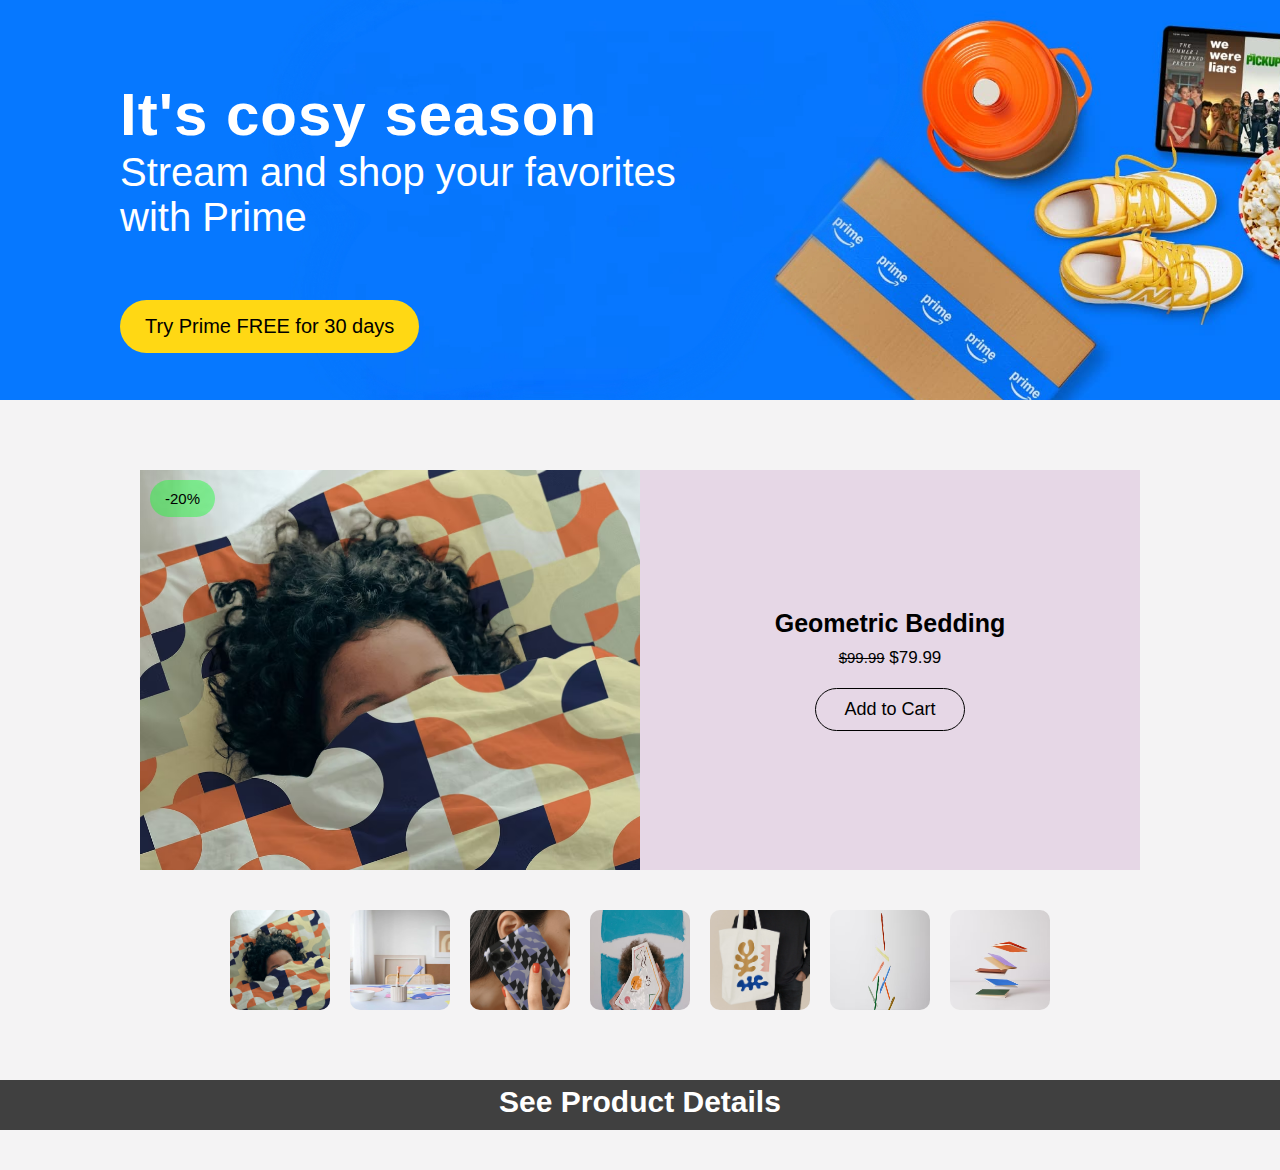
<file: front end task/index.html>
<!DOCTYPE html>
<html lang="en">
<head>
  <meta charset="UTF-8">
  <meta name="viewport" content="width=device-width, initial-scale=1.0">
  <title>Frontend task</title>
  <link rel="stylesheet" href="assets/css/style.css">
</head>
<body>

<div class="hero-cont">
  <div class="hero-img">
   <b>It's cosy season</b>
  <p>Stream and shop your favorites <br> with Prime</p> 
  <div class="btn">Try Prime FREE for 30 days</div>
  </div>
</div>

<!-- section-2 -->

<div class="sec-container">
  <div class="sec-card">
    <span class="discount">-20%</span>
  </div>
  <div class="sec-info">
    <h3>Geometric Bedding</h3>
    <p class="price">
      <span class="old">$99.99</span> $79.99
    </p>
    <div class="cart-btn">Add to Cart</div>
  </div>
</div>

<!-- small boxes -->

<div class="small">
<div class="small-container">

  <div class="small-box">
    <img src="assets/images/bed-1.avif" alt="">
  </div>

  <div class="small-box">
    <img src="assets/images/task-img-1.webp" alt="">
  </div>

   <div class="small-box">
    <img src="assets/images/task-img-2.jpg" alt="">
  </div>

   <div class="small-box small-box1">
    <img src="assets/images/task-img-3.avif" alt="">
  </div>

   <div class="small-box small-box2">
    <img src="assets/images/task-img-4.jpg" alt="">
  </div>

   <div class="small-box small-box3">
    <img src="assets/images/task-img-5.avif" alt="">
  </div>

   <div class="small-box small-box4">
    <img src="assets/images/task-img-6.avif" alt="">
  </div>

</div>
</div>

<div class="products-details">
  <a href="details.html">See Product Details</a>
</div>


</body>
</html>
</file>
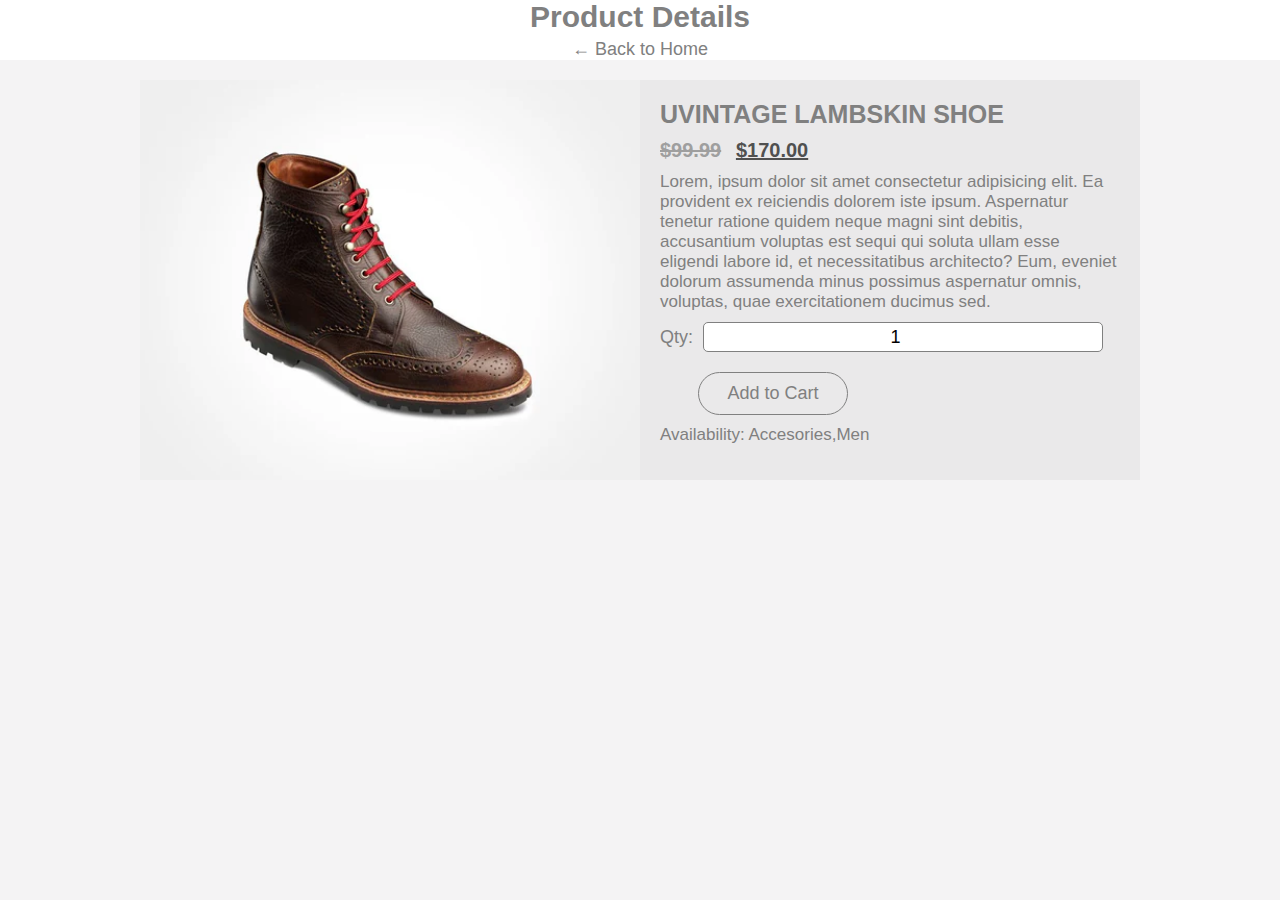
<file: front end task/details.html>
<!DOCTYPE html>
<html lang="en">
<head>
    <meta charset="UTF-8">
    <meta name="viewport" content="width=device-width, initial-scale=1.0">
    <title>Product details</title>
    <link rel="stylesheet" href="assets/css/style.css">
</head>
<body>
    <div class="prod">
  
        <h2>Product Details</h2>
      <a href="index.html"> &larr; Back to Home</a>
    </div>

    

<div class="fourth-container">
  <div class="fourth-card">
    <img src="assets/images/shoe-1.webp" alt="">
  </div>
  <div class="fourth-info">
    <h3>UVINTAGE LAMBSKIN SHOE</h3>
    <p class="price">
      <span class="old">$99.99</span> <spanc class="new">$170.00</span>
    </p>
    <div class="details">
      <p>
        Lorem, ipsum dolor sit amet consectetur adipisicing elit. Ea provident ex reiciendis dolorem iste ipsum. Aspernatur tenetur ratione quidem neque magni sint debitis, accusantium voluptas est sequi qui soluta ullam esse eligendi labore id, et necessitatibus architecto? Eum, eveniet dolorum assumenda minus possimus aspernatur omnis, voluptas, quae exercitationem ducimus sed.
      </p>
    </div>
    <div class="qty">
      <label for="quantity">Qty:</label>
      <input type="number" id="quantity" name="quantity" min="1" max="10" value="1">
    </div>
    <div class="cart-btn">Add to Cart</div>

    <p>Availability: Accesories,Men</p>
  </div>
</div>

</body>
</html>
</file>
<file: front end task/assets/css/style.css>
*{
    margin: 0;
    padding: 0;
    box-sizing: border-box;
    font-family: 'Arial', sans-serif;
    scroll-behavior: smooth;
}
body{
    background-color: rgba(184, 180, 184, 0.156);
}

.hero-cont{
    width: 100%;
    height: 400px;
    margin-bottom: 70px;
}
.hero-img{
    background-image: url('../images/task hero img-2.jpeg');
    width: 100%;
    height: 100%;
    background-size: cover;
}
.hero-img b{
    position: absolute;
    top: 80px;
    left: 120px;
    color: white;
    font-size: 60px;
    font-weight: 700;
    letter-spacing: 1px;
}
.hero-img p{
    position: absolute;
    top: 150px;
    left: 120px;
    color: white;
    font-size: 40px;
    font-weight: 300;
}
.btn{
    position: absolute;
    top: 300px;
    left: 120px;
    background-color: #ffd814;
    color: black;
    padding: 15px 25px;
    border-radius: 30px;
    font-size: 20px;
    font-weight: 520;
    cursor: pointer;
}
.btn:hover{
    background-color: #f7ca00;
}

/* secttion-2 */

.sec-container{
    width: 100%;
    display: flex;
    flex-basis: 50%;
    justify-content: center;
    margin-bottom: 40px;
}
.sec-card{
   background-image: url('../images/bed-1.avif');
    width: 500px;
    height: 400px;
    background-size: cover;
    background-position: center;
    position: relative;
}
.discount{
    position: absolute;
    margin-top: 10px;
    margin-left: 10px;
    background-color: #0dff2d6c;
    color: black;
    padding: 10px 15px;
    border-radius: 30px;
    font-size: 15px;
    font-weight: 520;
}
.sec-info{
   background-color: rgba(216, 191, 216, 0.527);
    width: 500px;
    display: flex;
    flex-direction: column;
    justify-content: center;
    align-items: center;
    padding: 20px 0;
    gap: 10px;
}
.sec-info h3{
    font-size: 25px;
    font-weight: 600;
}
.sec-info p{
    font-size: 17px;
    font-weight: 300;
    text-align: center;
    padding: 0 20px;
}
.sec-info .old{
    text-decoration: line-through;
    font-size: 15px;
}
.cart-btn{
    width: 150px;
    color: black;
    text-align: center;
    border: 1px solid black;
    padding: 10px 20px;
    border-radius: 30px;
    margin-top: 10px;
    font-size: 18px;
    font-weight: 300;
    cursor: pointer;
}
.cart-btn:hover{
    background-color: rgba(255, 255, 255, 0.607);
}

/* section-3 */
.small{
    width: 100%;
    margin-bottom: 70px;
    display: grid;
    justify-items: center;
    align-items: center;
}
.small-container{
    max-width:900px;
    display: grid;
    align-items: center;
    grid-template-columns: repeat(7,1fr);
    justify-items: center;
    align-items: center;
    gap: 20px;
}
.small-box{
    width: 100px;
    height: 100px;
    cursor: pointer;
}
.small-box img{
    width: 100%;
    height: 100%;
    border-radius: 10px;
}
.small-box img:hover{
    transform: scale(1.1);
    transition: all 0.3s ease;
}

.products-details{
    height: 50px;
    width: 100%;
    background-color: #404040;
    font-size: 30px;
    font-weight: 600;
    text-align: center;
    margin-bottom: 40px;
    padding-top: 5px;
}
.products-details a{
    text-decoration: none;
    color: white;
}
/* section-4 */
.prod{
    width: 100%;
    height: 60px;
    background-color: #ffffff;
    display: flex;
    justify-content: center;
    flex-direction: column;
    align-items: center;
    padding: 20px 100px;
    margin-bottom: 20px;
}
.prod h2{
    font-size: 30px;
    font-weight: 600;
    color: grey;
    margin-bottom: 5px;
}
.prod a{
    text-decoration: none;
    color: grey;
    font-size: 18px;
    transition: 0.5s;
}
.prod a:hover{
    color: black;
}

.fourth-container{
    width: 100%;
    display: flex;
    flex-basis: 50%;
    justify-content: center;
    margin-bottom: 40px;
}

.fourth-card{
    width: 500px;
    height: 400px;
    contain: content;
}
.fourth-card img{
    width: 100%;
    height: 100%;
    object-fit: cover;
}
.fourth-info{
    background-color: rgba(184, 180, 184, 0.156);
    width: 500px;
    display: flex;
    flex-direction: column;
    justify-content: start;
    align-items: start;
    padding: 20px 0;
    gap: 10px;
}
.fourth-info h3{
    font-size: 25px;
    font-weight: 600;
    padding-left: 20px;
    color: grey;
}
.fourth-info p{
    font-size: 17px;
    font-weight: 300;
    text-align: start;
    padding: 0 20px;
    color: grey;
}
.fourth-info .old{
    text-decoration: line-through;
    font-size: 20px;
    font-weight: 600;
    color: grey;
    text-align: start;
    opacity: 0.7;
}
.fourth-info .new{
    font-size: 20px;
    padding-left: 10px;
    font-weight: 600;
    color: #404040;
    text-decoration: underline;
    opacity: 0.9;
}

.fourth-info .qty{
    display: flex;
    gap: 10px;
    padding-left: 20px;
    align-items: center;
}
.fourth-info .qty input{
    width: 400px;
    height: 30px;
    text-align: center;
    font-size: 18px;
    font-weight: 500;
    border: 1px solid grey;
    border-radius: 5px;
}

.fourth-info .qty input:focus{
    outline: none;
    border: 2px solid grey;
}

.fourth-info .qty label{
    font-size: 18px;
    font-weight: 500;
    color: grey;
}
 
.fourth-info .cart-btn{
    margin-left: 58px;
    color: grey;
    border: 1px solid grey;
}



/* responsive design */

@media  (max-width: 720px){
    .sec-container, .fourth-container{
        flex-direction: column;
        align-items: center;
    }
    .sec-card, .sec-info, .fourth-card, .fourth-info{
        width: 100%;
        height: auto;
    }
    .fourth-info .qty input{
        width: 90%;
    }
    .hero-img{
        background-image: url('../images/task hero img-2.jpeg');
        max-height: 250px;
        background-size: cover;
        min-width: 400px;
    }

    .hero-cont{
        height: 250px;
        min-width: 100%;
        margin-bottom: 40px;
    }
    .hero-img b{
        font-size: 35px;
        top: 40px;
        left: 40px;
    }
    .hero-img p{
        font-size: 20px;
        top: 90px;
        left: 40px;
    }
    .btn{
        top: 160px;
        left: 40px;
        padding: 10px 15px;
        font-size: 15px;
    }
    .small-container{
        grid-template-columns: (repeat 1fr);
        gap: 10px;
        margin: 10px;
    }
    .small-box{
        width:100px;
        height: 100px;
        margin: 0 5px;
    }
    .small-box1, .small-box2, .small-box3, .small-box4{
        display: none;
    }
    .fourth-container{
        margin-bottom: 20px;
        min-width: 300px;
        min-height: 400px
    }
    .fourth-info{
        padding:10 0;  
  }  

    .fourth-info .cart-btn{
            width: 80%;
            margin-left: 20px;
            padding: 5px 10px;
            font-size: 15px;
        }
   .prod{
        padding: 10px 20px;
    }
    .prod h2{
        font-size: 20px;
    }
    .prod a{
        font-size: 15px;
    }

    .sec-card{
        min-width: 300px;
        min-height: 300px;
        background-position: cover;
    }

    .sec-info{
        min-width: 300px;
        min-height: 250px;
        padding: 0 10;
        margin: 0;
        gap: 5px; 
    }
}

/* end */
</file>
